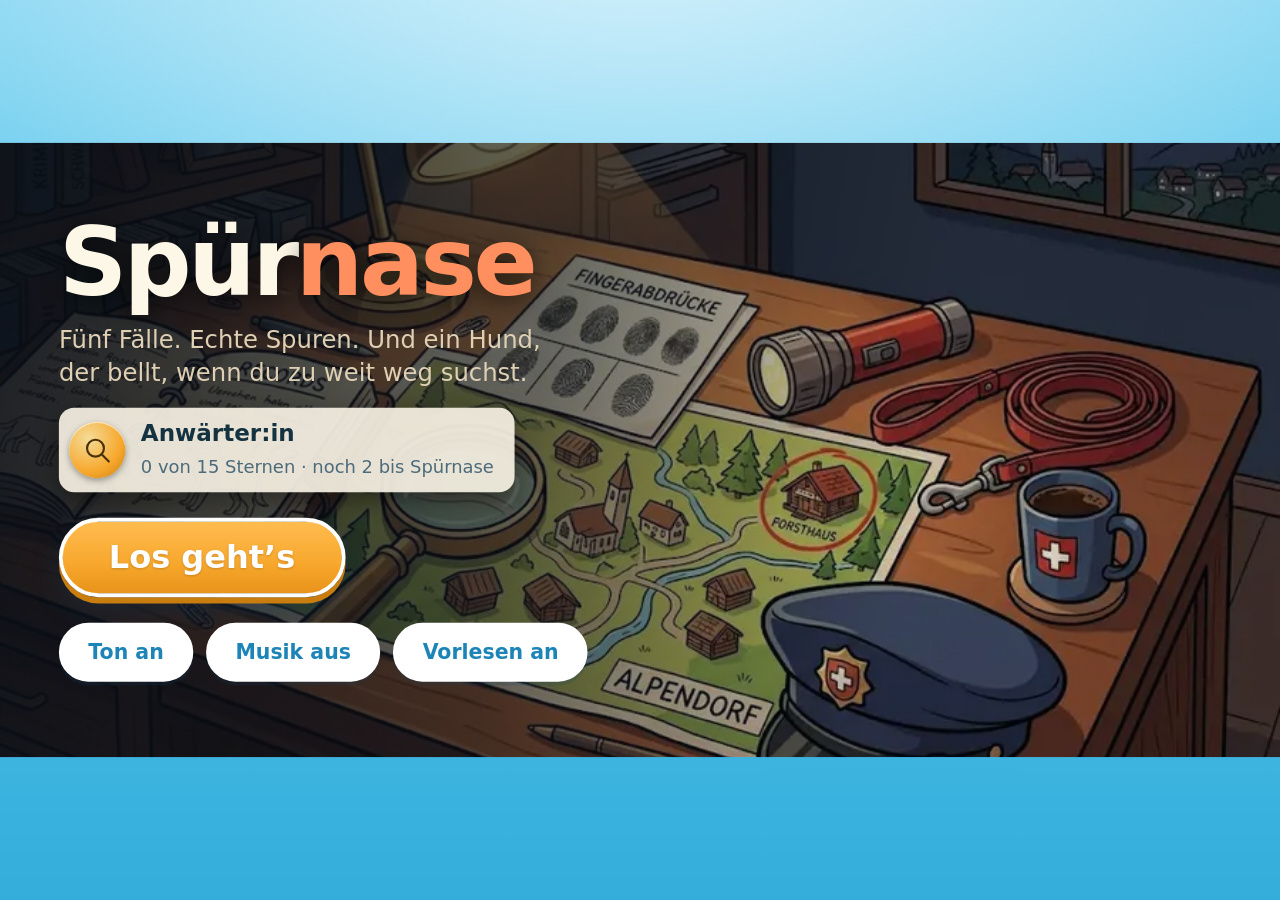
<file: index.html>
<!DOCTYPE html>
<html lang="de-CH">
<head>
<meta charset="utf-8">
<title>Spürnase – Detektivbüro Bärenmoos</title>
<meta name="viewport" content="width=device-width, initial-scale=1, viewport-fit=cover, user-scalable=no">
<meta name="description" content="Detektiv- und Polizeispiel für Kinder ab 8 Jahren. Spuren sichern, Zeugen befragen, Fälle lösen.">
<meta name="theme-color" content="#16100a">
<link rel="manifest" href="manifest.webmanifest">
<link rel="icon" href="assets/icons/favicon.svg" type="image/svg+xml">
<link rel="apple-touch-icon" href="assets/icons/apple-touch-icon.png">
<meta name="apple-mobile-web-app-capable" content="yes">
<meta name="mobile-web-app-capable" content="yes">
<meta name="apple-mobile-web-app-status-bar-style" content="black-translucent">
<meta name="apple-mobile-web-app-title" content="Spürnase">
<link rel="stylesheet" href="css/app.css">
</head>
<body>

<div id="app"><div class="buehne" id="buehne"></div></div>

<div id="quer">
  <div>
    <div class="dreh"></div>
    <p>Dreh dein Gerät quer</p>
    <small>Spürnase wird im Querformat gespielt.</small>
  </div>
</div>

<noscript>
  <p style="padding:2rem;color:#f5efe1;font:1rem system-ui">
    Für dieses Spiel muss JavaScript eingeschaltet sein.
  </p>
</noscript>

<script type="module" src="js/app.js"></script>
</body>
</html>
</file>
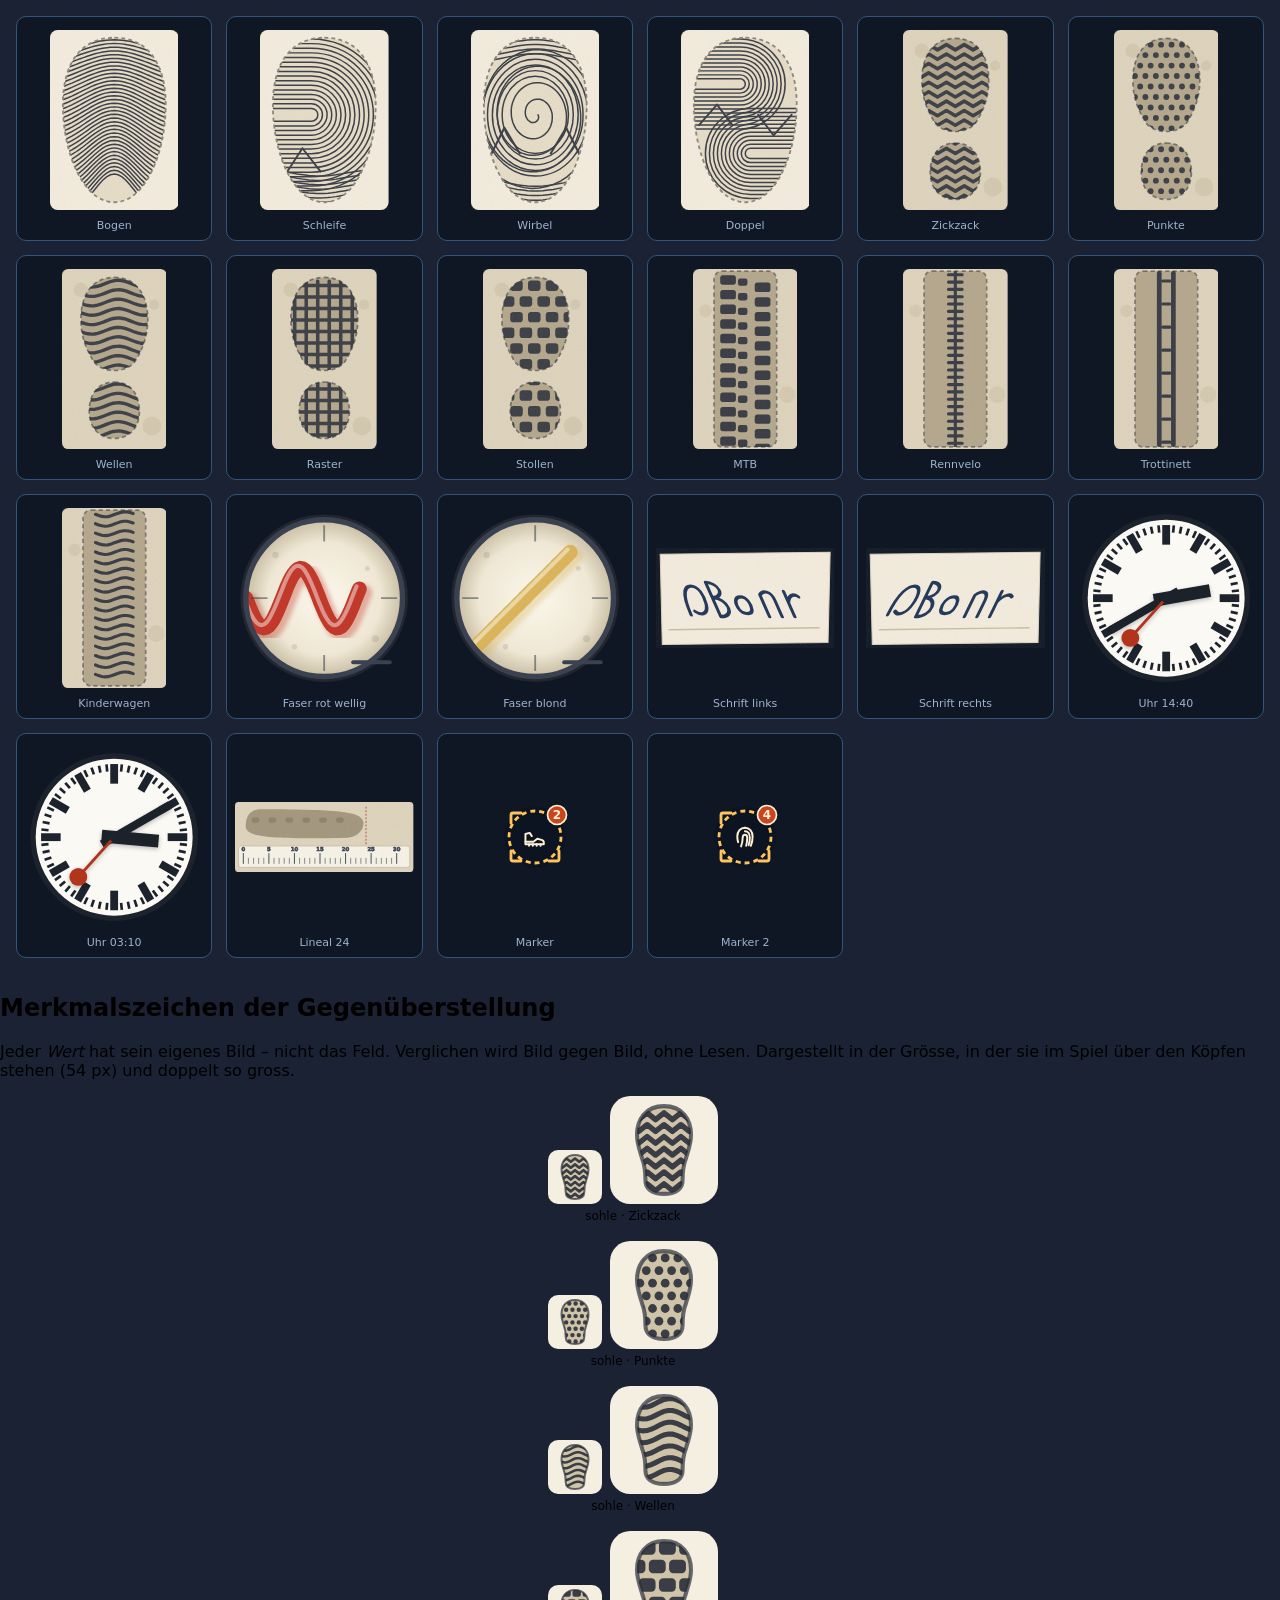
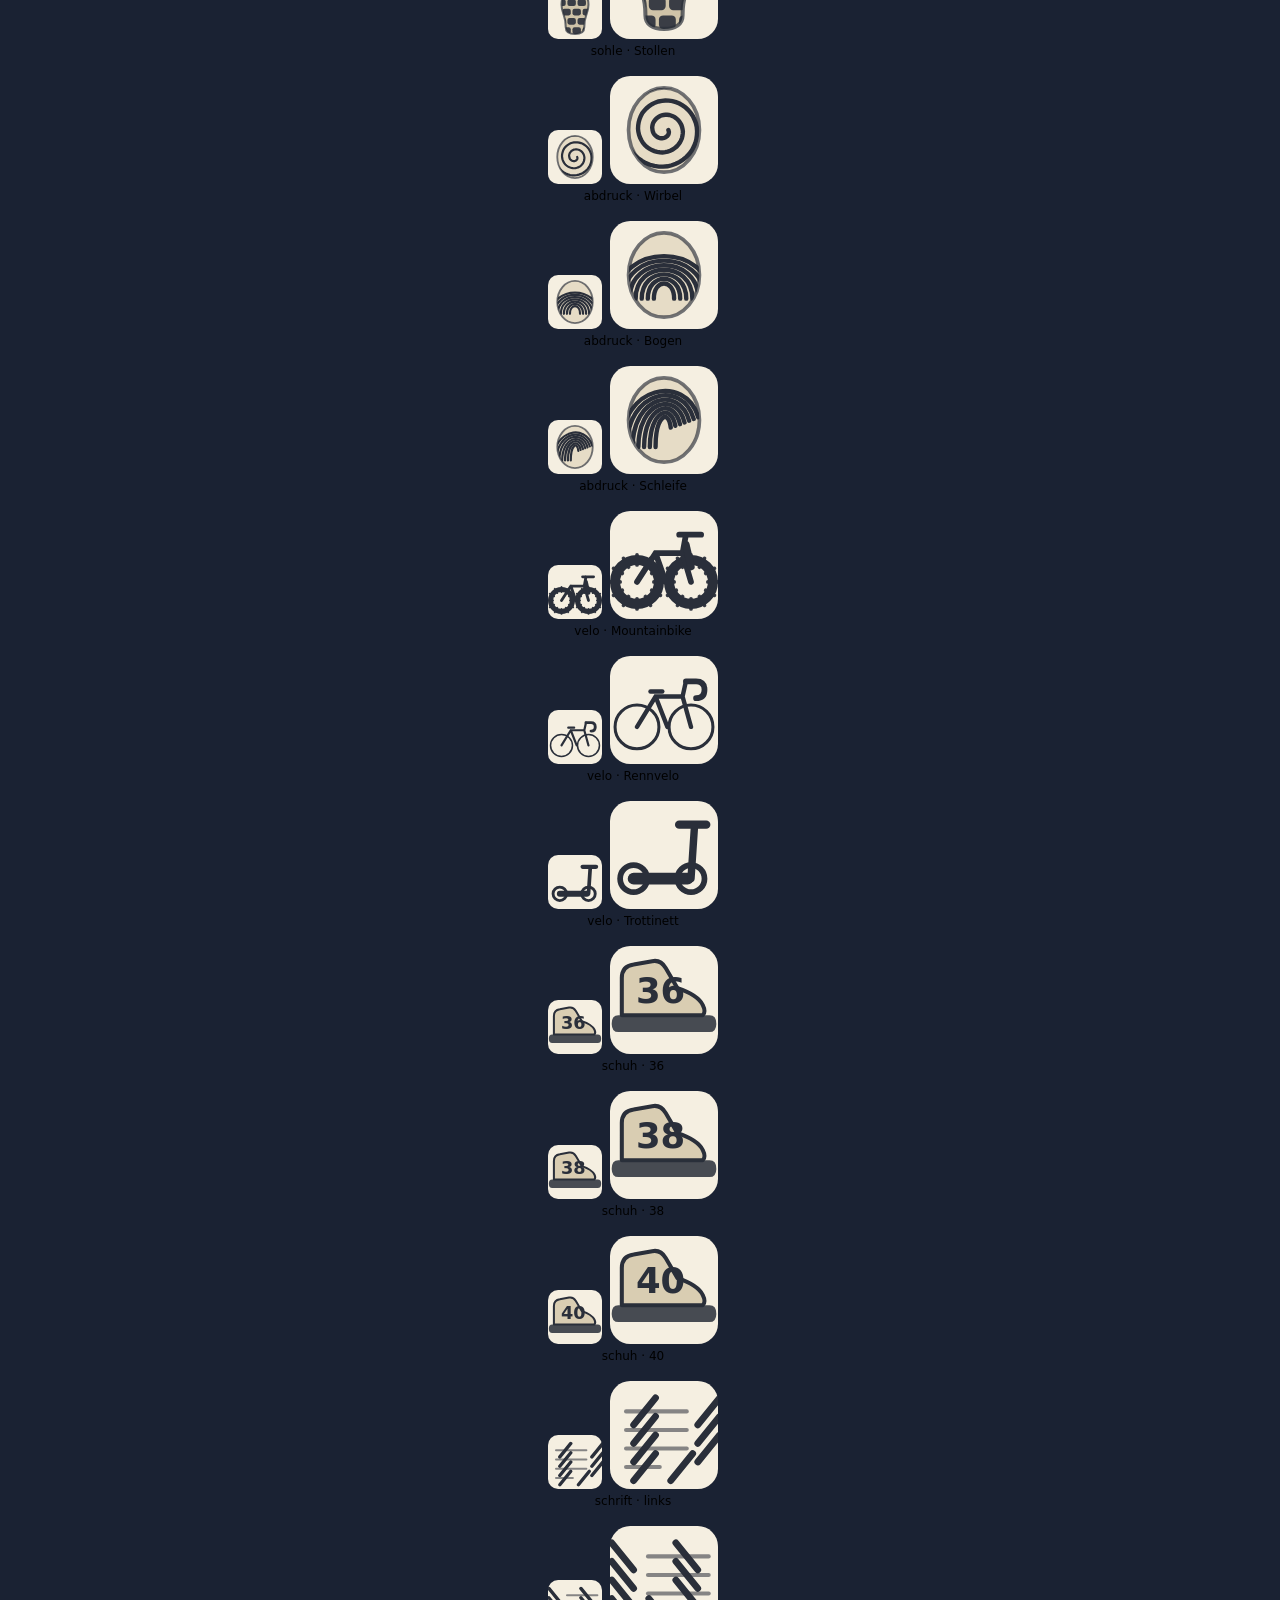
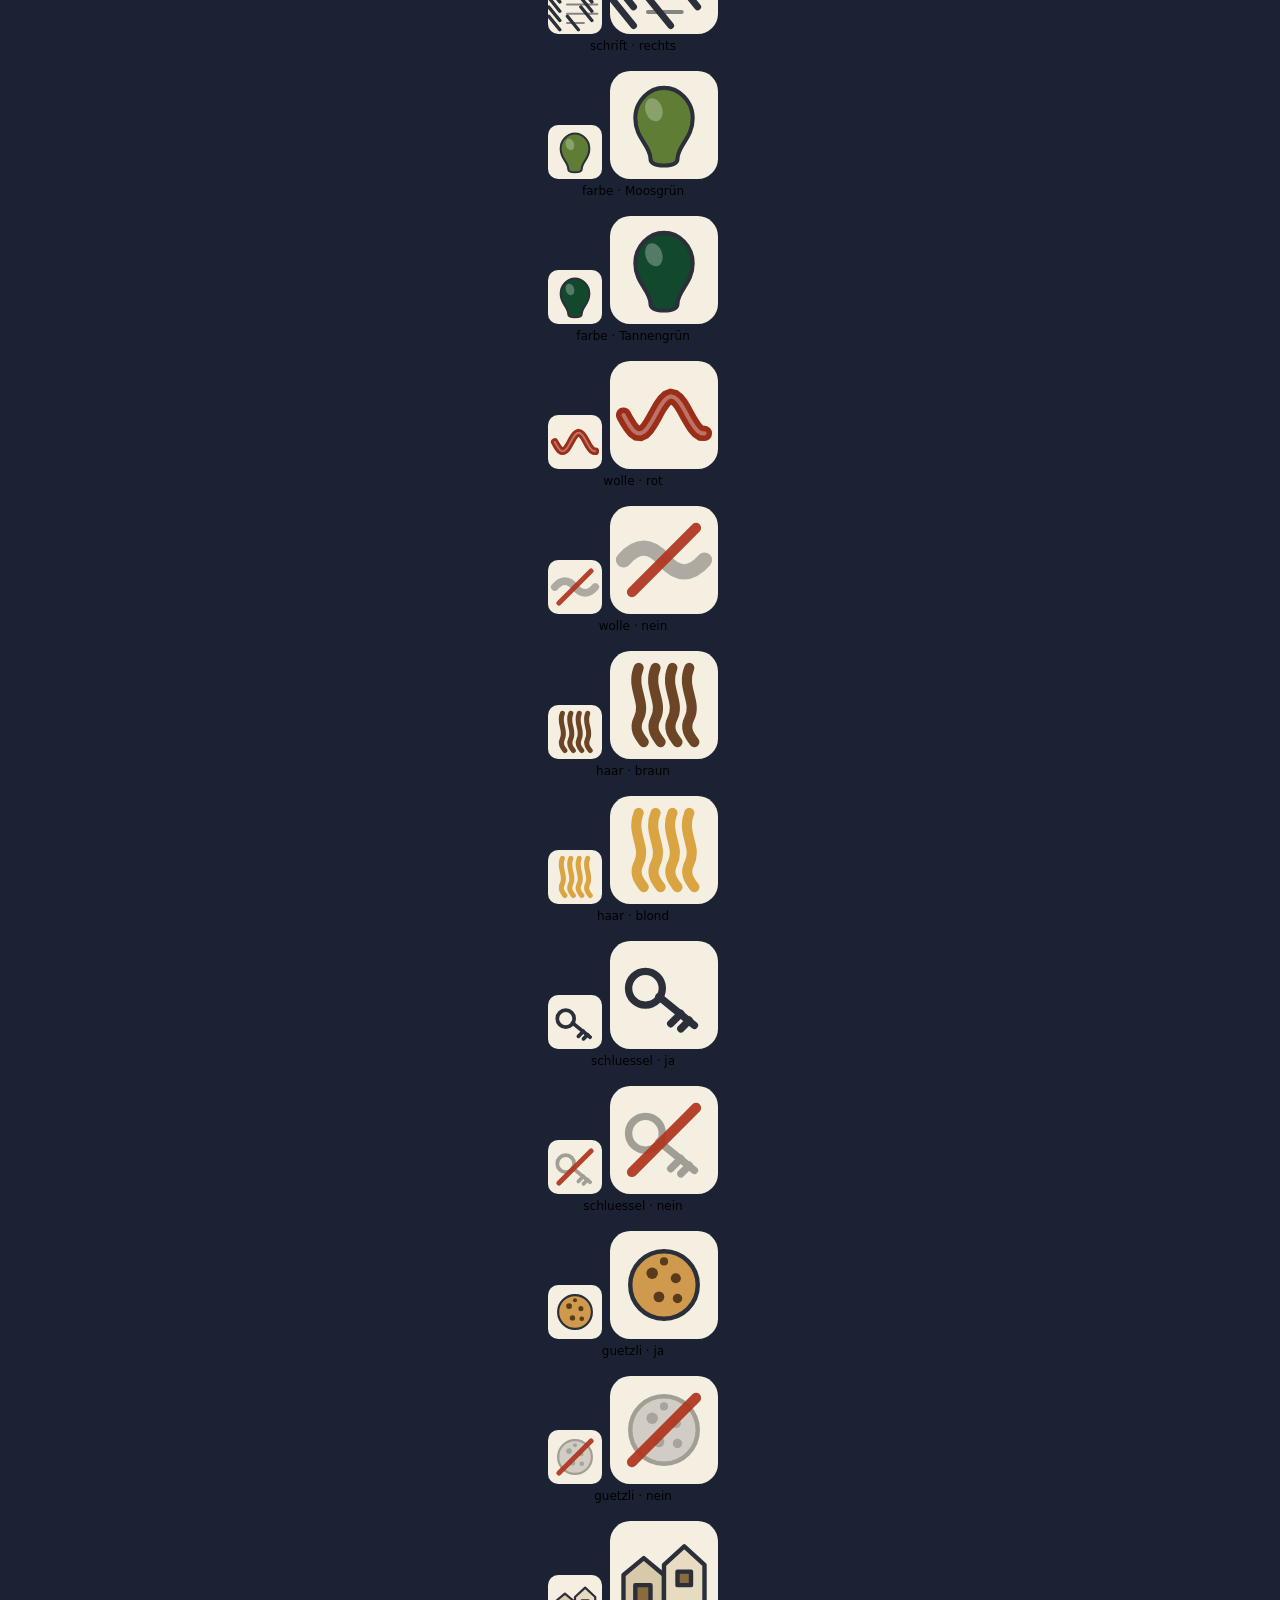
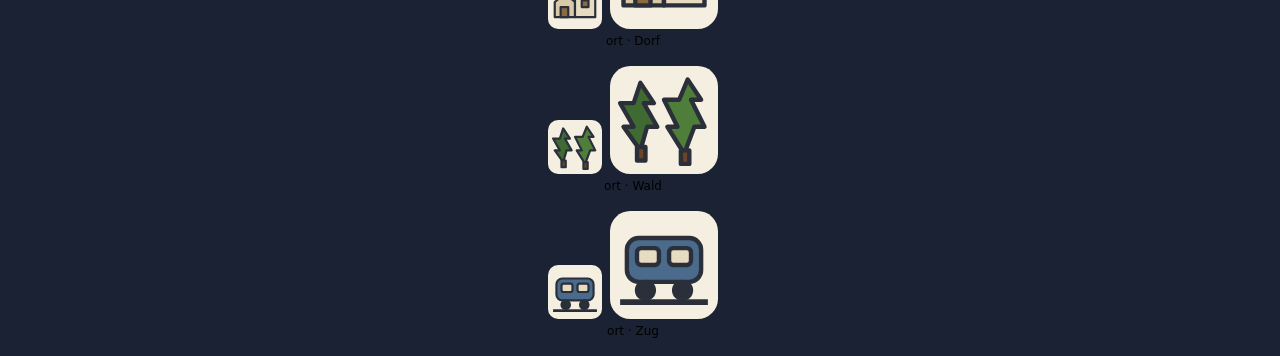
<file: tools/preview.html>
<!doctype html><meta charset="utf-8">
<body style="margin:0;background:#1a2233;font-family:system-ui">
<div id="w" style="display:grid;grid-template-columns:repeat(6,1fr);gap:14px;padding:16px"></div>
<script type="module">
import * as art from '../js/art.js';
const items = [
 ['Bogen', art.fingerabdruck('bogen')], ['Schleife', art.fingerabdruck('schleife')],
 ['Wirbel', art.fingerabdruck('wirbel')], ['Doppel', art.fingerabdruck('doppel')],
 ['Zickzack', art.sohle('zickzack')], ['Punkte', art.sohle('punkte')],
 ['Wellen', art.sohle('wellen')], ['Raster', art.sohle('raster')],
 ['Stollen', art.sohle('stollen')],
 ['MTB', art.reifen('mountainbike')], ['Rennvelo', art.reifen('rennvelo')],
 ['Trottinett', art.reifen('trottinett')], ['Kinderwagen', art.reifen('kinderwagen')],
 ['Faser rot wellig', art.faser('#c0392b', true)], ['Faser blond', art.faser('#d9b45c', false)],
 ['Schrift links', art.handschrift('links')], ['Schrift rechts', art.handschrift('rechts')],
 ['Uhr 14:40', art.uhr(14,40)], ['Uhr 03:10', art.uhr(3,10)],
 ['Lineal 24', art.lineal(24)],
 ['Marker', art.clueMarker('schuh', 2)], ['Marker 2', art.clueMarker('fingerabdruck', 4)]
];
document.getElementById('w').innerHTML = items.map(([n,s])=>
 `<div style="background:#0f1725;border:1px solid #33557c;border-radius:10px;padding:8px">
   <div style="height:190px;display:grid;place-items:center">${s.replace('<svg','<svg style="max-height:180px;max-width:100%"')}</div>
   <div style="color:#9db3cd;font-size:11px;text-align:center;margin-top:4px">${n}</div></div>`).join('');
</script>

<h2>Merkmalszeichen der Gegenüberstellung</h2>
<p>Jeder <em>Wert</em> hat sein eigenes Bild – nicht das Feld. Verglichen wird
Bild gegen Bild, ohne Lesen. Dargestellt in der Grösse, in der sie im Spiel
über den Köpfen stehen (54 px) und doppelt so gross.</p>
<div id="merkmale" class="reihe"></div>
<script type="module">
  import * as art from '../js/art.js';
  const PROBEN = [
    ['sohle','Zickzack'],['sohle','Punkte'],['sohle','Wellen'],['sohle','Stollen'],
    ['abdruck','Wirbel'],['abdruck','Bogen'],['abdruck','Schleife'],
    ['velo','Mountainbike'],['velo','Rennvelo'],['velo','Trottinett'],
    ['schuh','36'],['schuh','38'],['schuh','40'],
    ['schrift','links'],['schrift','rechts'],
    ['farbe','Moosgrün'],['farbe','Tannengrün'],
    ['wolle','rot'],['wolle','nein'],['haar','braun'],['haar','blond'],
    ['schluessel','ja'],['schluessel','nein'],
    ['guetzli','ja'],['guetzli','nein'],
    ['ort','Dorf'],['ort','Wald'],['ort','Zug'],
  ];
  document.getElementById('merkmale').innerHTML = PROBEN.map(([f,w]) =>
    `<figure style="margin:0 14px 18px 0;text-align:center">
       <div style="display:flex;gap:8px;align-items:flex-end;justify-content:center">
         <span style="width:54px;height:54px;display:block">${art.merkmal(f,w)}</span>
         <span style="width:108px;height:108px;display:block">${art.merkmal(f,w)}</span>
       </div>
       <figcaption style="font:12px system-ui;margin-top:5px">${f} · ${w}</figcaption>
     </figure>`).join('');
</script>
</file>
<file: css/app.css>
/* Spürnase – Detektivbüro Bärenmoos
   Feste Querformat-Bühne 1000x480, die als Ganzes skaliert wird.
   Alle Masse sind Bühnen-Pixel, damit die Komposition auf jedem Gerät stimmt. */

:root {
  /* EDURINO-Palette: Himmelblau als Leitfarbe, cremeweisse Flaechen, kraeftige
     Akzente, viel Weissraum. Vorher war alles dunkles Holz und Papier – das
     trug das Detektivthema, wirkte auf dem Tablet aber schwer.
     Die Illustrationen bleiben unveraendert; nur die Huelle wechselt. */
  --himmel:   #4ec2ea;   /* Leitfarbe */
  --himmel-h: #b6e6f8;   /* helle Flaeche */
  --himmel-hh:#e2f5fd;   /* fast weiss */
  --himmel-d: #1d84b8;   /* Kontrast, Text auf hell */
  --tief:     #12405f;   /* dunkle Flaeche, wo es eine braucht */

  --papier: #fdf8ee; --papier-2: #f4ebda; --papier-3: #e6dbc5; --kante: #cdbfa4;
  --ink: #14323f; --ink-2: #4d6b7b; --ink-3: #8aa4b1;
  --blau: #1d84b8; --rot: #e2593c; --messing: #f7a72c; --messing-d: #c87d0e;
  --gut: #35a86a; --nacht: #0c141f;

  --rund: 20px;          /* ein Radius fuer fast alles */
  --font: ui-rounded, "SF Pro Rounded", system-ui, -apple-system, "Segoe UI",
          Roboto, "Helvetica Neue", Arial, sans-serif;
  /* Weiche, blaustichige Schatten statt harter schwarzer – schwarze Schatten
     auf hellem Grund sehen schmutzig aus. */
  --schatten: 0 3px 6px rgba(18,64,95,.14), 0 14px 34px rgba(18,64,95,.22);
  --schatten-k: 0 2px 5px rgba(18,64,95,.16);
}

* { box-sizing: border-box; -webkit-tap-highlight-color: transparent; }
html, body {
  margin: 0; padding: 0; width: 100%; height: 100%;
  overflow: hidden; position: fixed; inset: 0;
  background: var(--himmel); color: var(--ink);
  font-family: var(--font); touch-action: manipulation;
  overscroll-behavior: none; user-select: none; -webkit-user-select: none;
}
img { display: block; max-width: 100%; }
button { font: inherit; color: inherit; border: none; background: none; cursor: pointer; }

/* Schreibtischplatte hinter der Bühne */
body::before {
  content: ""; position: fixed; inset: -10%; z-index: 0;
  background:
    radial-gradient(80% 60% at 50% 0%, #d9f2fc, transparent 70%),
    linear-gradient(180deg, #8ad7f2, var(--himmel) 52%, #2fa9d8);
}

/* ---------------- Bühne ---------------- */

#app { position: fixed; inset: 0; z-index: 1; }
.buehne {
  position: absolute; left: 50%; top: 50%;
  width: 1000px; height: 480px;
  transform-origin: 50% 50%;
  font-size: 19px; line-height: 1.35;
}
.scr {
  position: absolute; inset: 0;
  animation: einblenden .28s ease both;
}
@keyframes einblenden { from { opacity: 0; transform: translateY(10px) scale(.995) } }
.scr--raus { animation: ausblenden .2s ease both; pointer-events: none; }
@keyframes ausblenden { to { opacity: 0; transform: translateY(-8px) } }

/* Hochformat-Sperre */
#quer {
  position: fixed; inset: 0; z-index: 200; display: none;
  place-items: center; text-align: center;
  background: linear-gradient(180deg, var(--himmel-hh), var(--himmel-h));
  color: var(--papier); font-family: var(--font);
}
body.hochkant #quer { display: grid; }
body.hochkant #app { visibility: hidden; }
#quer p { font-size: 20px; font-weight: 800; margin: 18px 0 0; }
#quer small { color: #b8a98d; font-size: 15px; }
.dreh {
  width: 92px; height: 150px; border: 5px solid var(--messing);
  border-radius: 14px; margin: 0 auto; position: relative;
  animation: dreh 2.4s ease-in-out infinite;
}
.dreh::after {
  content: ""; position: absolute; left: 50%; bottom: 8px; transform: translateX(-50%);
  width: 26px; height: 4px; border-radius: 2px; background: var(--messing);
}
@keyframes dreh {
  0%, 30% { transform: rotate(0deg) }
  55%, 85% { transform: rotate(-90deg) }
  100% { transform: rotate(0deg) }
}

/* ---------------- Grundelemente ---------------- */

.papier {
  background: linear-gradient(180deg, var(--papier), var(--papier-2));
  border-radius: 10px; box-shadow: var(--schatten); position: relative;
}
.papier::after {
  content: ""; position: absolute; inset: 0; border-radius: inherit;
  pointer-events: none; opacity: .45;
  background-image: radial-gradient(rgba(120,105,80,.1) .5px, transparent .5px);
  background-size: 7px 7px;
}

/* Pillenform, kraeftiges Orange, weisse Schrift – der eine Knopf, der
   «weiter» heisst, soll sich von allem anderen unterscheiden. */
.btn {
  min-height: 56px; padding: 0 30px; border-radius: 999px;
  background: linear-gradient(180deg, #ffbc4f, var(--messing) 60%, #e8931b);
  color: #fff; font-weight: 800; font-size: 21px;
  border: 3px solid #fff;
  box-shadow: 0 5px 0 #c87d0e, 0 10px 22px rgba(18,64,95,.3);
  transition: transform .07s, box-shadow .07s;
  display: inline-flex; align-items: center; justify-content: center; gap: 10px;
  text-shadow: 0 1px 2px rgba(0,0,0,.18);
}
.btn:active { transform: translateY(5px); box-shadow: 0 0 0 #c87d0e; }
.btn--gross { min-height: 62px; font-size: 25px; padding: 0 36px; }
.btn--klein { min-height: 46px; padding: 0 20px; font-size: 16px;
  box-shadow: 0 3px 0 rgba(18,64,95,.2); }
.btn--geist {
  background: #fff; color: var(--himmel-d);
  box-shadow: 0 3px 0 rgba(18,64,95,.18);
  font-weight: 800; text-shadow: none;
}
.btn[disabled] { opacity: .4; pointer-events: none; }

.rund {
  width: 46px; height: 46px; border-radius: 50%;
  background: rgba(245,239,225,.92); display: grid; place-items: center;
  box-shadow: 0 3px 8px rgba(0,0,0,.4);
}
.rund:active { transform: scale(.93); }

/* Vier feste Plaetze auf jedem Bildschirm. Wer immer am selben Ort sucht,
   muss nicht lesen, wo etwas steht. */
.knopf { position: absolute; z-index: 30; }
.knopf--zurueck { left: 18px; bottom: 18px; }
.knopf--notiz   { right: 18px; top: 16px; }
.knopf--hoer    { right: 18px; bottom: 18px; background: rgba(245,239,225,.95); }
/* Wenn ein Weiter-Knopf da ist, rueckt der Hoer-Knopf nach links daneben. */
.scr:has(.weiterBtn) .knopf--hoer { right: 190px; }
.fortschritt {
  position: absolute; left: 50%; bottom: 24px; transform: translateX(-50%);
  display: flex; gap: 7px; z-index: 28;
}
.fortschritt .pip { box-shadow: 0 2px 6px rgba(0,0,0,.5); }
/* Wo unten die Namensschilder stehen, gehoert der Fortschritt nach oben. */
.scr--lineup .fortschritt, .scr--verhaftung .fortschritt,
.scr--zeugen .fortschritt { top: 18px; bottom: auto; }
.rund svg { width: 24px; height: 24px; }

.stempel {
  display: inline-block; transform: rotate(-8deg);
  border: 4px solid var(--rot); color: var(--rot); border-radius: 7px;
  padding: 4px 14px; font-weight: 900; letter-spacing: .1em;
  text-transform: uppercase; font-size: 20px; opacity: .88;
}
.stempel--gut { border-color: var(--gut); color: var(--gut); transform: rotate(5deg); }
.stempel--knall { animation: knall .45s cubic-bezier(.2,1.5,.4,1) both; }
@keyframes knall {
  0% { transform: rotate(-8deg) scale(3.2); opacity: 0 }
  60% { transform: rotate(-8deg) scale(.92); opacity: 1 }
  100% { transform: rotate(-8deg) scale(1); opacity: .88 }
}

/* Kopfleiste über allen Spielbildschirmen */
.kopf {
  position: absolute; left: 14px; top: 12px; right: 14px; height: 48px;
  display: flex; align-items: center; gap: 12px; z-index: 20; pointer-events: none;
}
.kopf > * { pointer-events: auto; }
.kopf__titel {
  /* Dunkel auf hell: die weisse Schrift stammt aus der Zeit der dunklen
     Holzleiste. Sie steht nur noch auf Menue- und Erzaehlbildschirmen. */
  font-size: 22px; font-weight: 800; color: var(--ink);
  text-shadow: none; flex: 1;
}
.kopf__titel small {
  display: block; font-size: 13px; font-weight: 700; letter-spacing: .07em;
  text-transform: uppercase; color: var(--himmel-d); text-shadow: none;
}
.kopf--dunkel .kopf__titel { color: var(--ink); text-shadow: none; }
.kopf--dunkel .kopf__titel small { color: var(--ink-2); text-shadow: none; }

.schritte { display: flex; gap: 5px; align-items: center; }
.pip { width: 26px; height: 6px; border-radius: 99px; background: rgba(255,255,255,.3); }
.pip--done { background: var(--messing); }
.pip--now { background: var(--blau); box-shadow: 0 0 0 2px rgba(255,255,255,.35); }

/* Sprechzeile: kurzer Text unten, mit Vorlese-Knopf */
.sage {
  position: absolute; left: 50%; bottom: 16px; transform: translateX(-50%);
  max-width: 640px; display: flex; align-items: center; gap: 12px;
  background: #fff; color: var(--ink);
  border: 3px solid #fff; border-radius: 22px;
  padding: 12px 18px; font-size: 20px; z-index: 25; pointer-events: none;
  box-shadow: var(--schatten);
  animation: sageRein .3s cubic-bezier(.2,1.3,.4,1) both;
}
@keyframes sageRein { from { opacity: 0; transform: translateX(-50%) translateY(16px) } }
.sage__hoer { flex: 0 0 34px; width: 34px; height: 34px; border-radius: 50%;
  background: rgba(255,255,255,.14); display: grid; place-items: center;
  pointer-events: auto; cursor: pointer; }
.sage__hoer svg { width: 19px; height: 19px; }
.sage--hell { background: rgba(245,239,225,.96); color: var(--ink);
  border-color: var(--kante); }
.sage--hell .sage__hoer { background: rgba(0,0,0,.07); }

/* Am Tatort schmal und links unten: die Bildmitte bleibt frei fuer die Suche.
   Nach dem Vorlesen blendet die Zeile aus, damit keine Spur verdeckt bleibt. */
.scr--tatort .sage {
  left: 20px; transform: none; max-width: 430px; bottom: 14px;
  transition: opacity .35s ease, transform .35s ease;
}
.scr--tatort .sage--weg, .scr--zeugen .sage--weg, .scr--verhaftung .sage--weg {
  opacity: 0; transform: translateY(10px);
}
.scr--zeugen .sage, .scr--verhaftung .sage {
  transition: opacity .35s ease, transform .35s ease;
}

.laut { animation: laut 1s ease-in-out infinite; }
@keyframes laut { 50% { transform: scale(1.12) } }

/* ---------------- Titelbild ---------------- */

.titelbild { position: absolute; inset: 0; overflow: hidden; }
.titelbild img { width: 100%; height: 100%; object-fit: cover;
  animation: langsamZoom 26s ease-in-out infinite alternate; }
@keyframes langsamZoom { to { transform: scale(1.09) } }
.titelbild::after {
  content: ""; position: absolute; inset: 0;
  background: linear-gradient(100deg, rgba(10,16,24,.9) 0%, rgba(10,16,24,.62) 42%, rgba(10,16,24,.15) 70%);
}
.titelinhalt { position: absolute; left: 46px; top: 0; bottom: 0; width: 460px;
  display: flex; flex-direction: column; justify-content: center; gap: 14px; z-index: 2; }
.titel {
  font-size: 74px; font-weight: 900; letter-spacing: -.035em; line-height: .92;
  color: #fdf7e8; margin: 0; text-shadow: 0 4px 18px rgba(0,0,0,.6);
}
.titel span { color: #ff8f5e; }
.untertitel { color: #dfd0b4; font-size: 19px; margin: 0; max-width: 400px; }
.titelknoepfe { display: flex; gap: 10px; flex-wrap: wrap; margin-top: 6px; }

.rangchip {
  display: inline-flex; align-items: center; gap: 12px;
  background: rgba(245,239,225,.93); border-radius: 12px; padding: 8px 16px 8px 8px;
  align-self: flex-start; box-shadow: 0 6px 18px rgba(0,0,0,.4);
}
.rangchip__m {
  width: 44px; height: 44px; border-radius: 50%; display: grid; place-items: center;
  background: radial-gradient(circle at 34% 30%, #f4dc98, var(--messing) 62%, var(--messing-d));
  box-shadow: 0 2px 5px rgba(0,0,0,.35), 0 1px 0 rgba(255,255,255,.6) inset;
}
.rangchip__m svg { width: 24px; height: 24px; }
.rangchip b { display: block; font-size: 18px; }
.rangchip small { color: var(--ink-2); font-size: 14px; }

/* ---------------- Fallakten ---------------- */

.akten { position: absolute; left: 0; right: 0; top: 70px; bottom: 16px;
  display: flex; gap: 16px; justify-content: center; align-items: center; }
.akte {
  border-radius: var(--rund); overflow: hidden;
  width: 182px; height: 372px; border-radius: 8px; overflow: hidden;
  background: var(--papier); box-shadow: var(--schatten); position: relative;
  display: flex; flex-direction: column;
  transition: transform .18s ease;
  animation: akteRein .45s cubic-bezier(.2,1.2,.4,1) both;
}
@keyframes akteRein { from { opacity: 0; transform: translateY(40px) rotate(-3deg) } }
.akte:active { transform: translateY(-4px) scale(1.03); }
.akte__bild { height: 224px; background: var(--himmel-h); position: relative; overflow: hidden; }
.akte__bild img { width: 100%; height: 100%; object-fit: cover; }
.akte__nr {
  position: absolute; left: 10px; top: 10px; width: 42px; height: 42px;
  border-radius: 14px; background: var(--rot); color: #fff3ee;
  display: grid; place-items: center; font-weight: 900; font-size: 21px;
  box-shadow: 0 3px 8px rgba(0,0,0,.45);
}
.akte__txt { padding: 10px 12px; flex: 1; display: flex; flex-direction: column; gap: 4px; }
.akte__txt b { font-size: 18px; line-height: 1.15; }
.akte__txt small { color: var(--ink-2); font-size: 13px; }
.akte--zu { filter: grayscale(.85) brightness(.94); opacity: .75; }
.akte--zu .akte__nr { background: var(--ink-3); }
.sterne { letter-spacing: 2px; font-size: 19px; color: var(--messing-d); margin-top: auto; }
.sterne--leer { color: var(--papier-3); }

/* ---------------- Fall-Intro ---------------- */

.introFoto {
  position: absolute; left: 34px; top: 62px; width: 540px; height: 366px;
  border-radius: 4px; padding: 9px; background: #fffdf6; box-shadow: var(--schatten);
  animation: fotoFall .55s cubic-bezier(.2,1.25,.4,1) both;
}
@keyframes fotoFall {
  from { opacity: 0; transform: translateY(-70px) rotate(-5deg) scale(1.08) }
}
.introFoto__inner { position: relative; width: 100%; height: 100%; overflow: hidden;
  background: var(--nacht); }
.introFoto__inner > svg, .introFoto__inner > img {
  position: absolute; inset: 0; width: 100%; height: 100%; object-fit: cover; }
.introStempel { position: absolute; right: 18px; bottom: 16px; z-index: 3; }

.introRechts {
  position: absolute; right: 30px; top: 62px; width: 372px; height: 366px;
  display: flex; flex-direction: column; gap: 12px;
}
.rede {
  display: flex; gap: 12px; align-items: flex-start;
  background: rgba(245,239,225,.96); border-radius: 12px; padding: 12px;
  box-shadow: 0 6px 18px rgba(0,0,0,.35);
  animation: redeRein .45s cubic-bezier(.2,1.3,.4,1) both;
}
@keyframes redeRein { from { opacity: 0; transform: translateX(40px) } }
.rede p { margin: 0; font-size: 19px; line-height: 1.3; }
.rede b { font-size: 15px; color: var(--ink-2); display: block; margin-bottom: 2px; }

.portraet {
  flex: 0 0 62px; width: 62px; height: 62px; border-radius: 10px; overflow: hidden;
  background: var(--papier-3); border: 2px solid #fffdf6;
  box-shadow: 0 2px 6px rgba(0,0,0,.3);
}
.portraet img { width: 100%; height: 100%; object-fit: cover; }
.portraet--gross { flex-basis: 104px; width: 104px; height: 104px; border-radius: 12px; }

.fakten { display: flex; flex-direction: column; gap: 8px; }
.fakt {
  display: flex; align-items: center; gap: 10px;
  background: rgba(245,239,225,.95); color: var(--ink);
  border-left: 4px solid var(--blau);
  border-radius: 0 9px 9px 0; padding: 9px 12px; font-size: 18px; font-weight: 700;
  box-shadow: 0 2px 8px rgba(0,0,0,.3);
  animation: faktRein .4s cubic-bezier(.2,1.3,.4,1) both;
}
@keyframes faktRein { from { opacity: 0; transform: translateX(26px) } }
.fakt svg { width: 24px; height: 24px; flex: 0 0 24px; }

/* ---------------- Tatort ---------------- */

.szene {
  position: absolute; inset: 0; overflow: hidden; background: var(--nacht);
  touch-action: none;
}
.szene__bg { position: absolute; inset: 0; width: 100%; height: 100%; object-fit: cover; }
.szene__svg { position: absolute; inset: 0; width: 100%; height: 100%; }
.szene__dunkel {
  position: absolute; inset: 0; pointer-events: none;
  background: radial-gradient(120% 100% at 50% 45%, rgba(6,12,20,.34), rgba(6,12,20,.66));
}
.szene--nacht .szene__dunkel { background: rgba(2,5,10,.9); }

/* Regen und Staub als Atmosphäre über dem Foto */
.wetter { position: absolute; inset: 0; pointer-events: none; overflow: hidden; }
.tropfen {
  position: absolute; top: -14%; width: 2px; height: 44px; border-radius: 2px;
  background: linear-gradient(180deg, transparent, rgba(214,232,255,.55));
  animation: fallen linear infinite;
}
@keyframes fallen { to { transform: translateY(620px) } }
.staub {
  position: absolute; width: 4px; height: 4px; border-radius: 50%;
  background: rgba(255,232,180,.5); animation: schweben linear infinite;
}
@keyframes schweben {
  0% { transform: translate(0,0); opacity: 0 }
  15% { opacity: .8 } 85% { opacity: .6 }
  100% { transform: translate(60px,-180px); opacity: 0 }
}

.lupe {
  position: absolute; width: 178px; height: 178px; margin: -89px 0 0 -89px;
  border-radius: 50%; pointer-events: none; z-index: 6;
  border: 6px solid rgba(236,200,124,.95);
  background: radial-gradient(circle at 34% 28%, rgba(255,255,255,.22), rgba(255,255,255,.03) 62%);
  box-shadow: 0 0 0 3px rgba(38,24,8,.6), 0 12px 30px rgba(0,0,0,.55),
              inset 0 0 30px rgba(255,238,196,.2);
  backdrop-filter: brightness(1.75) saturate(1.35) contrast(1.05);
  -webkit-backdrop-filter: brightness(1.75) saturate(1.35) contrast(1.05);
}
.lupe--lampe {
  width: 300px; height: 300px; margin: -150px 0 0 -150px; border: none;
  background: radial-gradient(circle, rgba(255,238,190,.42) 0%, rgba(255,230,170,.2) 42%, transparent 68%);
  box-shadow: none;
  backdrop-filter: brightness(3.4) saturate(1.15);
  -webkit-backdrop-filter: brightness(3.4) saturate(1.15);
}

.spur {
  position: absolute; width: 80px; height: 80px; margin: -40px 0 0 -40px;
  padding: 0; z-index: 5; opacity: 0; transform: scale(.6);
  pointer-events: none; transition: opacity .2s, transform .2s;
}
.spur--nah { opacity: 1; transform: scale(1); pointer-events: auto; }
.spur--nah .spur__ring { animation: puls 1.3s infinite; transform-origin: 36px 36px; }
.spur--gefunden { opacity: 1; transform: scale(.9); pointer-events: none; }
.spur--gefunden .spur__ring { stroke: #6fd39a; stroke-dasharray: none; animation: none; }
.spur--gefunden .spur__ecken { stroke: #6fd39a; }
.spur--gefunden .spur__nr circle { fill: var(--gut); }
.spur--weg { animation: spurFliegt .55s cubic-bezier(.5,0,.6,1) forwards; }
@keyframes puls { 50% { transform: scale(1.1); opacity: .5 } }
@keyframes spurFliegt {
  to { transform: translate(var(--dx), var(--dy)) scale(.25); opacity: 0 }
}

/* Unter dem Notizbuch-Knopf durch, nicht dahinter. */
.beweisleiste {
  position: absolute; right: 14px; top: 80px;
  display: flex; flex-direction: column; gap: 8px; z-index: 20;
  background: rgba(255,255,255,.9); border-radius: 20px; padding: 10px;
  box-shadow: var(--schatten-k); pointer-events: none;
  animation: sageRein .3s ease both;
}
.bslot {
  width: 52px; height: 52px; border-radius: 14px; display: grid; place-items: center;
  background: var(--himmel-hh); border: 2px dashed rgba(29,132,184,.45);
}
.bslot svg { width: 27px; height: 27px; }
.bslot--voll {
  background: var(--papier); border: 2px solid var(--messing); border-style: solid;
  animation: slotPop .45s cubic-bezier(.2,1.6,.4,1) both;
}
@keyframes slotPop { 0% { transform: scale(.3); opacity: 0 } 70% { transform: scale(1.18) } }

.weiterBtn {
  position: absolute; right: 20px; bottom: 18px; z-index: 40;
  animation: weiterRein .4s cubic-bezier(.2,1.4,.4,1) both;
}
@keyframes weiterRein { from { opacity: 0; transform: translateY(18px) scale(.9) } }

/* ---------------- Labor ---------------- */
/* Labor und Zeitstrahl hatten als einzige Bildschirme gar keine Szene – nur
   Flaeche. Bei EDURINO liegt jede Aufgabe in einer Welt; jetzt hier auch. */
.scr--labor { background: url("../assets/img/labor.webp") center/cover no-repeat; }
.scr--zeit  { background: url("../assets/img/buero.webp") center/cover no-repeat; }

/* Ohne Kopfleiste beginnt der Inhalt 40 Pixel weiter oben und darf hoeher
   werden – die Probe war vorher unnoetig klein. */
.laborProbe {
  position: absolute; left: 30px; top: 26px; width: 258px; height: 372px;
  display: grid; place-items: center;
  padding: 14px; border: 4px dashed rgba(29,132,184,.4);
  border-radius: var(--rund); background: rgba(255,255,255,.82);
}
/* Derselbe goldene Ring wie bei der Beweiskarte und der gesuchten Spur:
   auf allen Bildschirmen heisst Gold «das hier suchst du». */
.laborProbe::after {
  content: ""; position: absolute; inset: -8px; border-radius: 20px;
  border: 4px solid var(--messing); pointer-events: none;
  animation: suchPuls 2.4s ease-in-out infinite;
}
.laborProbe svg { max-height: 336px; width: auto; max-width: 100%; }
.karten {
  position: absolute; right: 26px; top: 26px; width: 650px; height: 372px;
  display: grid; grid-template-columns: repeat(4, 1fr); gap: 12px;
}
.karten--3 { grid-template-columns: repeat(3, 1fr); }
.karten--zahl { grid-template-columns: repeat(3, 1fr); align-content: center; height: auto; top: 150px; }
.karte {
  background: #fff; border: 4px solid #fff; border-radius: var(--rund);
  padding: 10px; display: flex; flex-direction: column; align-items: center;
  justify-content: center; gap: 8px; box-shadow: var(--schatten);
  transition: transform .14s ease, box-shadow .14s ease;
  animation: karteRein .5s cubic-bezier(.2,1.2,.4,1) both;
}
.karte:active { transform: translateY(3px) scale(.98); }
@keyframes karteRein { from { opacity: 0; transform: rotateY(70deg) translateY(20px) } }
.karte svg { max-height: 268px; width: auto; max-width: 100%; }
.karte span { font-size: 15px; font-weight: 800; letter-spacing: .07em;
  text-transform: uppercase; color: var(--ink-2); }
.karte--zahl { font-size: 30px; font-weight: 900; min-height: 92px; }
.karte:active { transform: translateY(2px); }
.karte--richtig { border-color: var(--gut); box-shadow: 0 0 0 4px rgba(46,125,79,.3); }
.karte--falsch { border-color: var(--rot); animation: wackeln .4s; }
@keyframes wackeln { 20% { transform: translateX(-7px) } 60% { transform: translateX(7px) } }

/* ---------------- Verfolgung ---------------- */

/* ---------------- Verfolgung ---------------- */
/* Die Szene fuellt den Bildschirm, die Spuren liegen im Weg, die Kamera
   faehrt in den gewaehlten Ast. Keine Kopfleiste, kein Textkasten: der
   Bildschirm gehoert der Szene, gesprochen wird ohnehin. */

.scr--vf { background: var(--himmel-h); }
.vf { position: absolute; inset: 0; overflow: hidden; }

.vfKamera {
  position: absolute; inset: 0; transform-origin: 50% 86%;
  transition: transform 1.05s cubic-bezier(.32,.06,.24,1);
  will-change: transform;
}
.vfKamera--nah { transform: scale(1.5) translate(0, 30px); }
.vfSzene { position: absolute; inset: 0; width: 100%; height: 100%; object-fit: cover; }
.vfSpuren { position: absolute; inset: 0; width: 100%; height: 100%; }

/* Die gewaehlte Faehrte zeichnet sich von vorne nach hinten. */
.vfAst--gewaehlt { animation: spurZeichnen .85s ease-out both; }
@keyframes spurZeichnen {
  from { clip-path: inset(88% 0 0 0); }
  to   { clip-path: inset(0 0 0 0); }
}

/* Lupe auf der Spur: gross genug zum Vergleichen, ohne den Weg zuzudecken. */
.vfLupe {
  position: absolute; width: 104px; height: 104px; padding: 0; border: 0;
  background: none; border-radius: 50%; cursor: pointer;
  transform: translate(-50%, -50%);
  filter: drop-shadow(0 8px 18px rgba(0,0,0,.45));
  transition: transform .25s ease, opacity .5s ease, filter .25s ease;
  animation: lupePuls 2.6s ease-in-out infinite;
}
.vfLupe svg { display: block; width: 100%; height: 100%; }
@keyframes lupePuls {
  0%, 100% { transform: translate(-50%,-50%) scale(1); }
  50%      { transform: translate(-50%,-50%) scale(1.045); }
}
.vfLupe--falsch { animation: wackeln .4s; }
.vfLupe--falsch svg circle:last-of-type { stroke: var(--rot); }
.vfLupe--richtig {
  animation: lupeTreffer .5s cubic-bezier(.2,1.4,.4,1) both;
}
@keyframes lupeTreffer {
  0%   { transform: translate(-50%,-50%) scale(1); }
  55%  { transform: translate(-50%,-50%) scale(1.22); }
  100% { transform: translate(-50%,-50%) scale(1.1); }
}
.vfLupe--weg { opacity: 0; pointer-events: none; transition: opacity .45s ease; }

/* Die gesuchte Spur – oben links, ohne Beschriftung. Der gelbe Ring sagt
   «das hier suchst du», das Bild sagt was. */
.vfSuch {
  position: absolute; left: 18px; top: 16px; width: 92px; height: 92px; z-index: 6;
  filter: drop-shadow(0 6px 16px rgba(0,0,0,.5));
}
.vfSuch svg { display: block; width: 100%; height: 100%; }
.vfSuch__ring {
  position: absolute; inset: -7px; border-radius: 50%;
  border: 4px solid var(--gold, #d09a30);
  animation: suchPuls 2.4s ease-in-out infinite;
}
@keyframes suchPuls { 0%,100% { opacity: .95; transform: scale(1) } 50% { opacity: .5; transform: scale(1.06) } }

.vfZurueck { position: absolute; left: 18px; bottom: 18px; z-index: 7; }
.vfHoer {
  position: absolute; right: 18px; bottom: 18px; z-index: 7;
  background: rgba(245,239,225,.95);
}
.vfPips { position: absolute; left: 50%; bottom: 22px; transform: translateX(-50%);
  display: flex; gap: 8px; z-index: 6; }
.vfPips .pip { box-shadow: 0 2px 6px rgba(0,0,0,.5); }
.vfStempel { position: absolute; left: 50%; top: 44%; transform: translate(-50%,-50%);
  text-align: center; z-index: 6; }

/* ---------------- Zeitstrahl ---------------- */
/* Die Tatzeit stand als Untertitel in der Kopfleiste. Jetzt steht sie als
   Zahlenpaar oben links – zwei Uhrzeiten braucht kein Kind vorgelesen. */
.zsTatzeit {
  position: absolute; left: 18px; top: 14px; z-index: 26;
  background: rgba(245,239,225,.95); border-radius: 12px;
  padding: 7px 14px; font-size: 21px; font-weight: 900; color: var(--ink);
  box-shadow: 0 4px 12px rgba(0,0,0,.35);
  display: flex; align-items: center; gap: 7px;
}
.zsTatzeit span { color: var(--ink-2); font-weight: 700; }

.zsBox { position: absolute; left: 40px; right: 40px; top: 66px; height: 332px; }
.zsSkala { position: relative; height: 30px; margin-left: 150px; }
.zsSkala span { position: absolute; top: 0; transform: translateX(-50%);
  font-size: 15px; font-weight: 800; color: var(--himmel-d); }
.zsSkala i { position: absolute; top: 20px; width: 2px; height: 294px;
  background: rgba(29,132,184,.16); border-radius: 2px; }
.zsFenster {
  position: absolute; top: 20px; height: 262px; border-radius: 6px;
  background: rgba(176,52,29,.14); border: 2px dashed rgba(176,52,29,.55); z-index: 1;
}
.zsFenster b { position: absolute; top: -1px; left: 50%; transform: translateX(-50%);
  background: var(--rot); color: #fff; font-size: 13px; padding: 2px 10px;
  border-radius: 0 0 7px 7px; letter-spacing: .06em; }
.zsReihe { position: relative; height: 56px; margin-top: 6px; display: flex; align-items: center; }
/* Auf hellem Grund dunkel schreiben – die weisse Schrift stammt aus der
   Zeit, als hinter dem Zeitstrahl dunkles Holz lag. */
.zsName { width: 150px; display: flex; align-items: center; gap: 9px; font-size: 17px;
  font-weight: 800; color: var(--ink); }
.zsName .portraet { flex-basis: 46px; width: 46px; height: 46px; border-radius: 14px;
  border: 3px solid #fff; box-shadow: var(--schatten-k); }
.zsBahn { position: relative; flex: 1; height: 100%; }
.zsBalken {
  position: absolute; top: 12px; height: 32px; border-radius: 8px; z-index: 2;
  background: linear-gradient(180deg, #4d86c6, var(--blau));
  color: #eaf2ff; font-size: 14px; font-weight: 700;
  display: grid; place-items: center; box-shadow: 0 3px 8px rgba(0,0,0,.3);
  animation: balkenRein .5s cubic-bezier(.2,1.2,.4,1) both;
}
@keyframes balkenRein { from { opacity: 0; transform: scaleX(.1); transform-origin: left } }
.zsBalken--raus { background: linear-gradient(180deg, #8f9aa8, #5b6270); }
.zsBalken--falsch { animation: wackeln .4s; }

/* ---------------- Gegenüberstellung ---------------- */

/* Ohne Kopfleiste beginnt die Wand ganz oben – sonst blieb ein brauner
   Streifen stehen, wo die Leiste war. */
.lineup { position: absolute; inset: 0; }
/* Heller Raum statt Betonwand. Die Messlinien bleiben – sie sagen
   «Gegenueberstellung» –, aber in Blau statt in Grau. */
.wand {
  position: absolute; inset: 0;
  background:
    repeating-linear-gradient(180deg, transparent 0 37px, rgba(29,132,184,.10) 37px 39px),
    linear-gradient(180deg, var(--himmel-hh), var(--himmel-h) 62%, #96d9f2);
}
.wand::after {
  content: ""; position: absolute; left: 0; right: 0; bottom: 0; height: 76px;
  background: linear-gradient(180deg, #f0e2c6, #e0cda6);
  box-shadow: 0 -2px 0 rgba(18,64,95,.12);
}
.reihe {
  position: absolute; left: 0; right: 0; bottom: 34px;
  display: flex; justify-content: center; align-items: flex-end; gap: 18px;
}
/* Mit Beweiskarte links braucht die Reihe dort Luft. */
.scr--lineup .reihe { left: 146px; right: 14px; justify-content: space-evenly; gap: 6px; }
/* Ohne Merkmalschips sind die Karten flacher – die Reihe rueckt in die Mitte. */
.scr--verhaftung .reihe { bottom: 60px; }
/* Groesser und weiter oben: mit heller Wand fiel auf, wie viel Luft ueber
   den Koepfen leer stand. */
.person {
  width: 190px; display: flex; flex-direction: column; align-items: center; gap: 9px;
  position: relative; transition: transform .35s ease, filter .35s ease;
  animation: personRein .5s cubic-bezier(.2,1.2,.4,1) both;
}
@keyframes personRein { from { opacity: 0; transform: translateY(30px) } }
.person__bild {
  width: 168px; height: 168px; border-radius: 22px; overflow: hidden;
  background: var(--papier-3); border: 5px solid #fff;
  box-shadow: var(--schatten);
}
.person__bild img { width: 100%; height: 100%; object-fit: cover; }
/* Einzeilig, komme was wolle: bricht ein Name um, wird die ganze Karte
   höher und die Tafeln dieser Person rutschen aus der Reihe. Genau das
   passierte «Herr Ammann». */
.person__name {
  background: #fff; border-radius: 999px; padding: 5px 16px;
  font-weight: 800; font-size: 17px; white-space: nowrap;
  box-shadow: var(--schatten-k);
}

/* Merkmalstafeln über dem Kopf.
   Sie stehen bewusst oben: unter der Reihe blieb kein Platz, über ihr lag
   die halbe Wand leer. Und sie sind gross genug, dass ein Kind sie mit der
   Beweiskarte vergleichen kann, ohne zu lesen. Die Grösse richtet sich nach
   der Zahl der Merkmale — bei zweien darf jede Tafel breiter werden. */
.person__marken { display: flex; gap: 6px; justify-content: center; }
.person__marken[data-n="1"] .marke { width: 92px; }
.person__marken[data-n="2"] .marke { width: 84px; }
.person__marken[data-n="3"] .marke { width: 58px; }
.person__marken[data-n="4"] .marke { width: 40px; }
.marke {
  width: 50px; aspect-ratio: 1; border-radius: 16px; overflow: hidden;
  background: #fff;
  border: 3px solid #fff;
  box-shadow: var(--schatten-k);
  display: block; transition: transform .25s ease, border-color .25s ease,
    box-shadow .25s ease;
}
.marke svg { display: block; width: 100%; height: 100%; }
/* Der Treffer wird gerahmt, nicht eingefärbt: die Farbe im Bild ist bei
   «Moosgrün» oder «rote Wolle» selbst das Merkmal. */
.marke--treffer {
  border-color: #2f8a55;
  box-shadow: 0 0 0 3px rgba(47,138,85,.35), 0 6px 16px rgba(0,0,0,.45);
  transform: translateY(-3px) scale(1.06);
}
.person--raus { transform: translateY(16px) scale(.88); filter: grayscale(.95) brightness(.72); }
.person--raus::after {
  content: "Raus"; position: absolute; left: 50%; top: 46px;
  transform: translate(-50%,-50%) rotate(-12deg);
  border: 4px solid var(--rot); color: var(--rot); background: rgba(255,253,246,.82);
  border-radius: 6px; padding: 2px 12px; font-size: 17px; font-weight: 900;
  letter-spacing: .1em; text-transform: uppercase;
  animation: knall .45s cubic-bezier(.2,1.5,.4,1) both;
}
/* Der RAUS-Stempel gehoert aufs Gesicht. Seit die Merkmalstafeln ueber dem
   Kopf stehen, faengt das Portraet erst rund 70 Pixel tiefer an – ohne diese
   Zeile klebte der Stempel auf den Tafeln. In der Verhaftung gibt es keine
   Tafeln, dort gilt weiterhin der Grundwert. */
.scr--lineup .person--raus::after { top: 150px; }
.person--falsch { animation: wackeln .4s; }
.person--taeter .person__bild { border-color: var(--rot); box-shadow: 0 0 0 6px rgba(176,52,29,.45); }

/* Die Frage steht in der Beweiskarte, nicht unten: sonst verdeckt sie
   genau die Merkmale, die verglichen werden sollen. */
/* Der Beweis vom Tatort: oben links, rund, ohne Beschriftung. Der goldene
   Ring sagt «das hier suchst du», das Bild sagt was. Dieselbe Sprache wie die
   gesuchte Spur in der Verfolgung – ein Ort, ein Zeichen, keine Woerter. */
.beweiskarte {
  position: absolute; left: 20px; top: 16px; width: 104px; height: 104px; z-index: 26;
  filter: drop-shadow(0 6px 16px rgba(0,0,0,.5));
  animation: karteFliegt .5s cubic-bezier(.2,1.25,.4,1) both;
}
@keyframes karteFliegt { from { opacity: 0; transform: translateX(-120px) rotate(-10deg) } }
.beweiskarte__bild {
  position: absolute; inset: 0; border-radius: 50%; overflow: hidden;
  border: 4px solid rgba(255,253,246,.96); background: var(--papier);
}
.beweiskarte__bild svg { width: 100%; height: 100%; display: block; }
.beweiskarte__ring {
  position: absolute; inset: -7px; border-radius: 50%;
  border: 4px solid var(--messing);
  animation: suchPuls 2.4s ease-in-out infinite;
}

.blaulicht {
  position: absolute; inset: 0; pointer-events: none; z-index: 30; opacity: 0;
  background: radial-gradient(60% 60% at 20% 30%, rgba(80,150,255,.55), transparent 60%),
              radial-gradient(60% 60% at 80% 40%, rgba(255,70,70,.45), transparent 60%);
}
.blaulicht--an { animation: blau 2.4s linear; }
@keyframes blau {
  0%,100% { opacity: 0 } 10%,30%,50%,70% { opacity: 1 } 20%,40%,60%,80% { opacity: .15 }
}

/* ---------------- Zeugen ---------------- */

.zeugenReihe {
  position: absolute; left: 0; right: 0; bottom: 14px;
  display: flex; justify-content: center; gap: 26px; z-index: 4;
}
.zeuge {
  width: 150px; display: flex; flex-direction: column; align-items: center; gap: 6px;
  transition: transform .3s ease, filter .3s ease;
  animation: personRein .5s cubic-bezier(.2,1.2,.4,1) both;
}
.zeuge__bild {
  width: 112px; height: 112px; border-radius: 12px; overflow: hidden;
  background: var(--papier-3); border: 4px solid #fffdf6;
  box-shadow: 0 8px 20px rgba(0,0,0,.5);
}
.zeuge__bild img { width: 100%; height: 100%; object-fit: cover; }
.zeuge__name { background: rgba(245,239,225,.95); border-radius: 7px; padding: 3px 12px;
  font-weight: 800; font-size: 16px; }
.zeuge__name small { display: block; font-size: 12px; color: var(--ink-2); font-weight: 600; }
.zeuge--aus { filter: grayscale(.8) brightness(.8); transform: scale(.92); }
.zeuge--aktiv { transform: translateY(-8px) scale(1.06); }
.zeuge--fertig .zeuge__bild { border-color: var(--gut); }

.blasen {
  position: absolute; left: 40px; right: 40px; top: 74px; height: 226px;
  display: flex; flex-direction: column; gap: 9px; justify-content: flex-start; z-index: 5;
}
.blase {
  background: rgba(245,239,225,.97); border-radius: 14px; border-top-left-radius: 4px;
  padding: 11px 16px; font-size: 20px; text-align: left; line-height: 1.28;
  box-shadow: 0 6px 18px rgba(0,0,0,.35); border: 3px solid transparent;
  display: flex; align-items: center; gap: 12px;
  animation: blaseRein .35s cubic-bezier(.2,1.4,.4,1) both;
}
@keyframes blaseRein { from { opacity: 0; transform: translateY(14px) scale(.96) } }
.blase svg { flex: 0 0 22px; width: 22px; height: 22px; opacity: .5; }
.blase--falsch { border-color: var(--rot); background: #fbeeea; animation: wackeln .4s; }
.blase--richtig { border-color: var(--gut); background: #eaf6ee; }
.blase--aus { opacity: .45; }

/* ---------------- Ergebnis ---------------- */

.ergLinks { position: absolute; left: 40px; top: 74px; width: 300px;
  display: flex; flex-direction: column; align-items: center; gap: 12px; }
.ergSterne { font-size: 54px; letter-spacing: 8px; color: var(--messing); height: 64px; }
.ergSterne span { display: inline-block; animation: sternFliegt .55s cubic-bezier(.2,1.5,.4,1) both; }
@keyframes sternFliegt { from { opacity: 0; transform: scale(3) rotate(-40deg) } }
.ergRechts { position: absolute; right: 34px; top: 74px; width: 590px;
  display: flex; flex-direction: column; gap: 10px; }
.ergZeile {
  background: rgba(245,239,225,.96); border-radius: 11px; padding: 11px 15px;
  font-size: 19px; box-shadow: 0 5px 14px rgba(0,0,0,.3);
  animation: redeRein .4s cubic-bezier(.2,1.3,.4,1) both;
}
.wusstest {
  border: 3px solid var(--messing); border-radius: 12px; padding: 11px 15px;
  background: linear-gradient(180deg, #fdf3dc, #f6e8c8); font-size: 17px;
  display: flex; gap: 12px; align-items: flex-start;
}
.wusstest svg { flex: 0 0 30px; width: 30px; height: 30px; }
.wusstest b { color: var(--messing-d); display: block; }

/* ---------------- Notizbuch ---------------- */

.blatt { position: fixed; inset: 0; z-index: 120; display: grid; place-items: center; }
.blatt__bg { position: absolute; inset: 0; background: rgba(8,5,2,.72); }
.blatt__panel {
  position: relative; width: 720px; max-width: 92vw; max-height: 86vh; overflow-y: auto;
  border-radius: 14px; padding: 18px 22px;
  background: repeating-linear-gradient(180deg, transparent 0 29px, rgba(120,140,170,.16) 29px 30px),
              linear-gradient(180deg, #fdf9ee, #f2ead8);
  box-shadow: 0 20px 50px rgba(0,0,0,.6);
  animation: blattRein .28s cubic-bezier(.2,1.3,.4,1) both;
  font-size: 17px;
}
@keyframes blattRein { from { opacity: 0; transform: translateY(30px) scale(.96) } }
.blatt h3 { font-size: 14px; text-transform: uppercase; letter-spacing: .08em;
  color: var(--ink-2); margin: 14px 0 6px; }
.blatt h3:first-child { margin-top: 0; }
.notiz { display: flex; gap: 10px; align-items: flex-start; padding: 6px 0;
  border-bottom: 1px dashed var(--kante); }
.notiz svg { flex: 0 0 22px; width: 22px; height: 22px; margin-top: 2px; }
.notiz b { display: block; }
.notiz small { color: var(--ink-2); }

/* ---------------- Meldung ---------------- */

.meldung {
  position: absolute; left: 50%; top: 16px; transform: translateX(-50%);
  background: #fffdf6; border: 3px solid var(--kante); border-radius: 999px;
  padding: 9px 20px; font-weight: 800; font-size: 18px; z-index: 60;
  box-shadow: 0 10px 26px rgba(0,0,0,.5); max-width: 620px; text-align: center;
  animation: meldungRein .22s cubic-bezier(.2,1.5,.4,1) both;
}
.meldung--gut { border-color: var(--gut); background: #eaf6ee; color: #1f5c39; }
.meldung--schlecht { border-color: var(--rot); background: #fbeeea; color: #8d2914; }
@keyframes meldungRein { from { opacity: 0; transform: translateX(-50%) translateY(-14px) } }

@media (prefers-reduced-motion: reduce) {
  *, *::before, *::after { animation-duration: .01ms !important; animation-iteration-count: 1 !important; }
}
</file>
